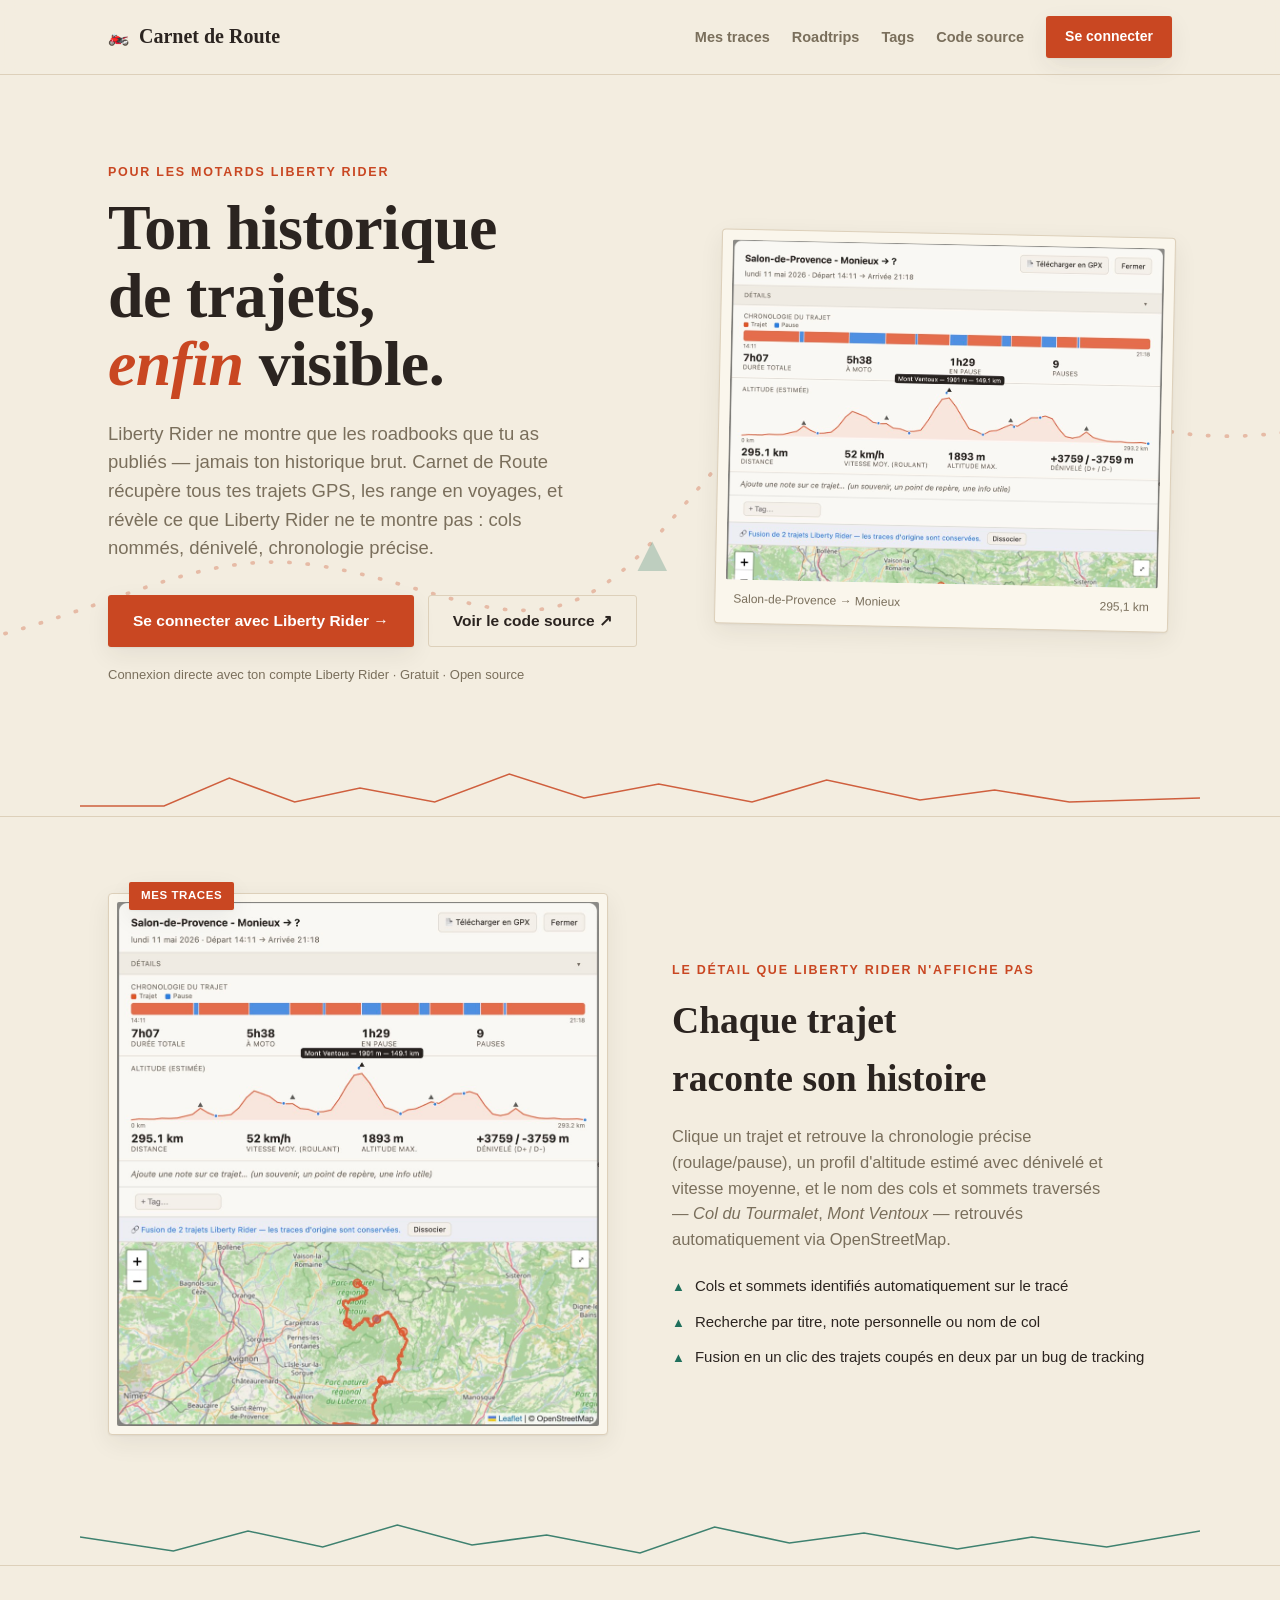
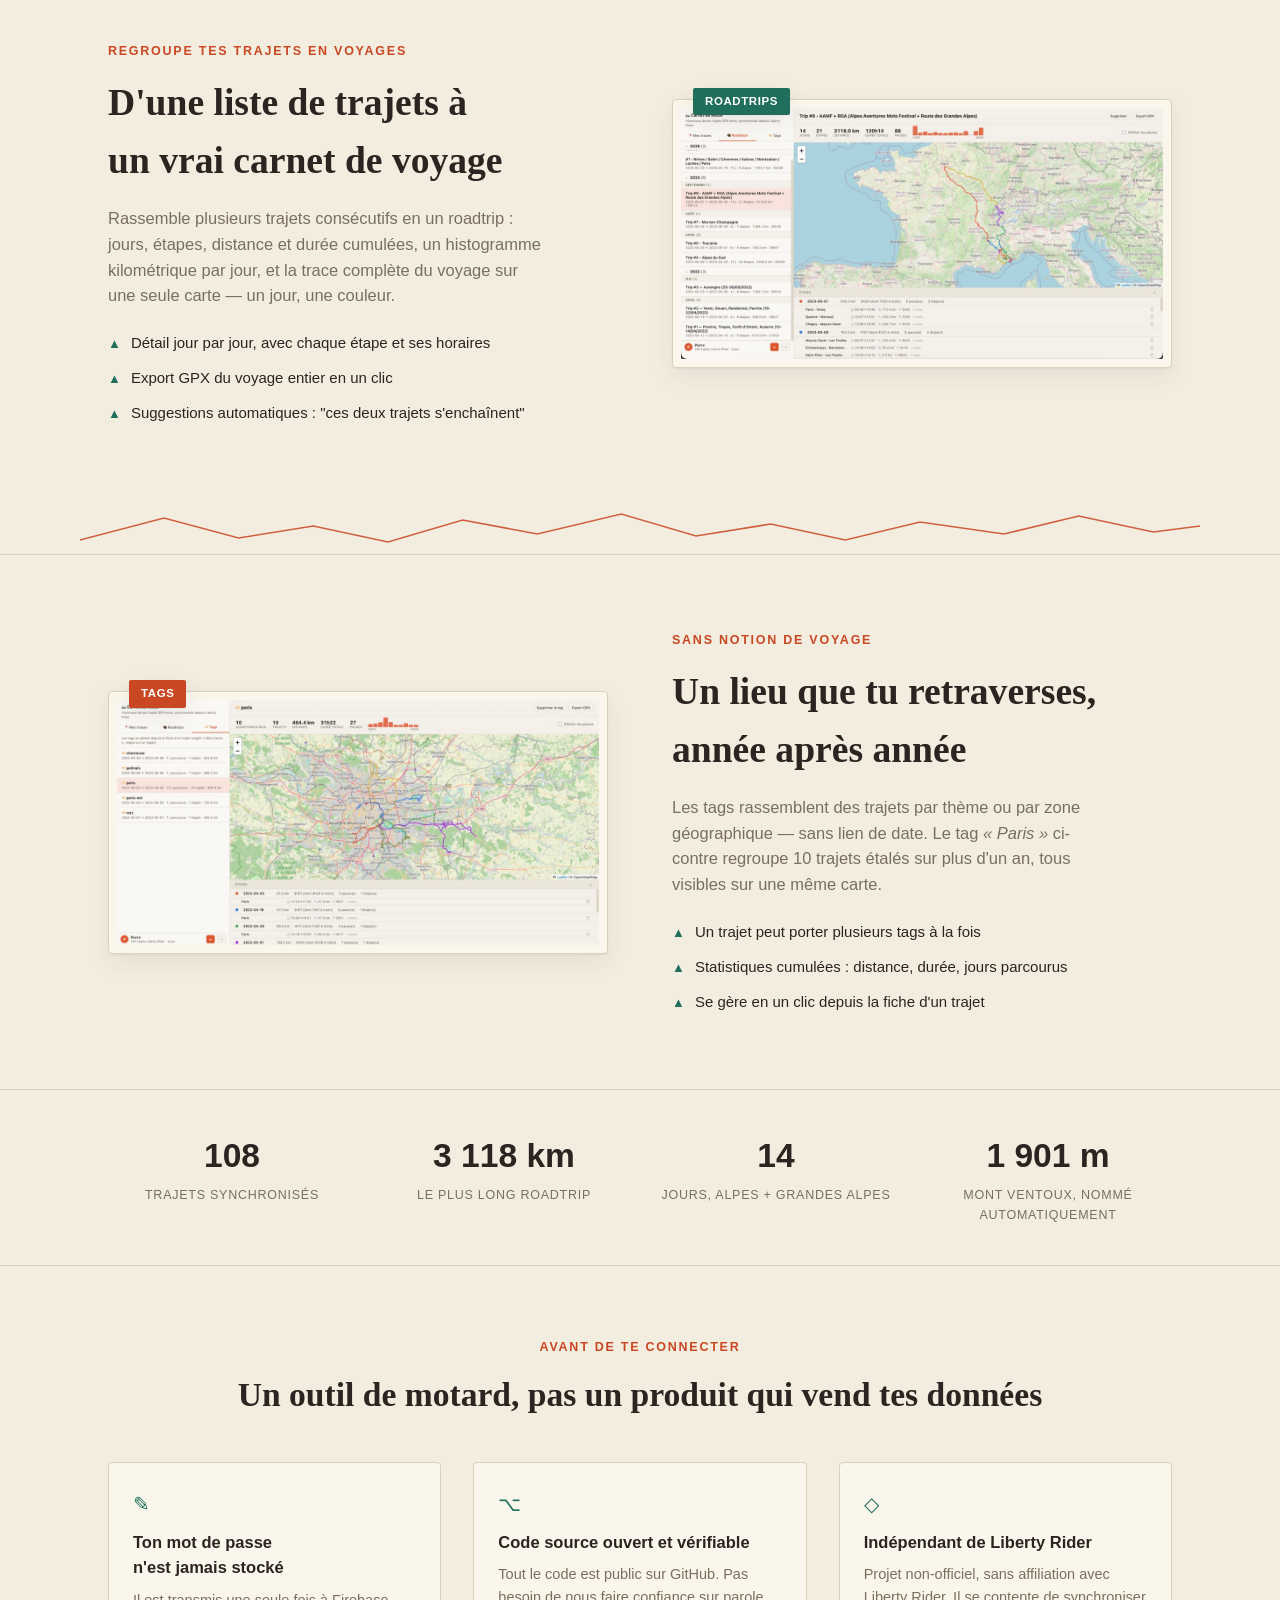
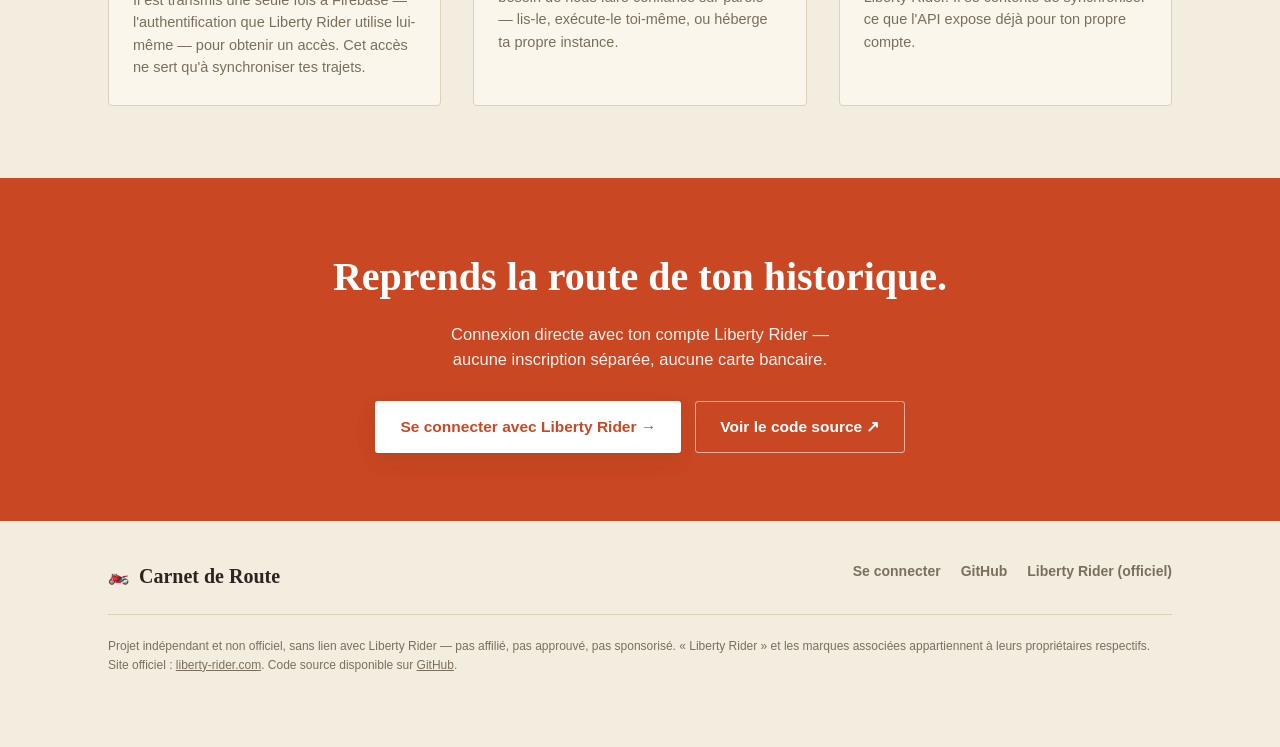
<file: static/landing.html>
<!doctype html>
<html lang="fr">
<head>
<meta charset="utf-8" />
<meta name="viewport" content="width=device-width, initial-scale=1" />
<title>Carnet de Route — retrouve tes trajets moto Liberty Rider</title>
<meta name="description" content="Carnet de Route synchronise tout ton historique de trajets Liberty Rider — pas seulement les roadbooks publiés — et le rend enfin lisible : roadtrips multi-jours, tags par lieu, chronologie et profil d'altitude par trace, export GPX. Projet libre et auto-hébergeable." />
<meta name="theme-color" content="#c94722" />

<!-- Absolute URLs below point at the reference deployment: crawlers and
     link unfurlers resolve them from wherever the page is *shared*, not
     from where it is served, so a relative path would break the card. If
     you self-host this, change the four occurrences of the host. -->
<link rel="canonical" href="https://liberty-rider-myroadtrips.exe.xyz/" />

<meta property="og:type" content="website" />
<meta property="og:site_name" content="Carnet de Route" />
<meta property="og:locale" content="fr_FR" />
<meta property="og:url" content="https://liberty-rider-myroadtrips.exe.xyz/" />
<meta property="og:title" content="Carnet de Route — retrouve tes trajets moto Liberty Rider" />
<meta property="og:description" content="Tout ton historique Liberty Rider, enfin visible : roadtrips multi-jours, tags par lieu, chronologie et altitude par trace, export GPX." />
<meta property="og:image" content="https://liberty-rider-myroadtrips.exe.xyz/static/img/screenshot-roadtrip.jpg" />
<meta property="og:image:width" content="1100" />
<meta property="og:image:height" content="574" />
<meta property="og:image:alt" content="Vue d'un roadtrip : 14 jours dans les Alpes, chaque journée en couleur sur une carte, avec l'histogramme des kilomètres par jour." />

<meta name="twitter:card" content="summary_large_image" />
<meta name="twitter:title" content="Carnet de Route — retrouve tes trajets moto Liberty Rider" />
<meta name="twitter:description" content="Tout ton historique Liberty Rider, enfin visible : roadtrips multi-jours, tags par lieu, chronologie et altitude par trace, export GPX." />
<meta name="twitter:image" content="https://liberty-rider-myroadtrips.exe.xyz/static/img/screenshot-roadtrip.jpg" />
<meta name="twitter:image:alt" content="Vue d'un roadtrip : 14 jours dans les Alpes, chaque journée en couleur sur une carte, avec l'histogramme des kilomètres par jour." />

<link rel="icon" href="/static/img/favicon.svg" type="image/svg+xml" />
<link rel="apple-touch-icon" href="/static/img/apple-touch-icon.png" />
<style>
  :root {
    --cream: #f3ede0;
    --paper: #faf6ec;
    --ink: #2b2420;
    --muted: #7a6f5c;
    --line: #ddd0ba;
    --terracotta: #c94722;
    --terracotta-ink: #ffffff;
    --teal: #1f6f5c;
    --shadow: 0 1px 2px rgba(43,36,32,0.06), 0 8px 24px rgba(43,36,32,0.07);
    color-scheme: light;
  }
  @media (prefers-color-scheme: dark) {
    :root {
      --cream: #201c19;
      --paper: #2a241f;
      --ink: #f1ece2;
      --muted: #a89e8d;
      --line: #453b30;
      --terracotta: #f0794f;
      --terracotta-ink: #201c19;
      --teal: #4fb59b;
      --shadow: 0 1px 2px rgba(0,0,0,0.3), 0 8px 24px rgba(0,0,0,0.35);
      color-scheme: dark;
    }
  }
  :root[data-theme="dark"] {
    --cream: #201c19; --paper: #2a241f; --ink: #f1ece2; --muted: #a89e8d; --line: #453b30;
    --terracotta: #f0794f; --terracotta-ink: #201c19; --teal: #4fb59b;
    --shadow: 0 1px 2px rgba(0,0,0,0.3), 0 8px 24px rgba(0,0,0,0.35);
    color-scheme: dark;
  }
  :root[data-theme="light"] {
    --cream: #f3ede0; --paper: #faf6ec; --ink: #2b2420; --muted: #7a6f5c; --line: #ddd0ba;
    --terracotta: #c94722; --terracotta-ink: #ffffff; --teal: #1f6f5c;
    --shadow: 0 1px 2px rgba(43,36,32,0.06), 0 8px 24px rgba(43,36,32,0.07);
    color-scheme: light;
  }

  * { box-sizing: border-box; }
  html { scroll-behavior: smooth; }
  body {
    margin: 0;
    background: var(--cream);
    color: var(--ink);
    font-family: -apple-system, BlinkMacSystemFont, "Segoe UI", Roboto, Helvetica, Arial, sans-serif;
    font-size: 16px;
    line-height: 1.55;
    -webkit-font-smoothing: antialiased;
  }
  .serif {
    font-family: "Iowan Old Style", "Palatino Linotype", Palatino, "Book Antiqua", Georgia, "Times New Roman", serif;
  }
  .num { font-variant-numeric: tabular-nums; font-feature-settings: "tnum"; }
  a { color: inherit; }
  img { max-width: 100%; display: block; }
  .wrap { max-width: 1120px; margin: 0 auto; padding: 0 28px; }
  .eyebrow {
    font-size: 12.5px; font-weight: 700; letter-spacing: 0.14em; text-transform: uppercase;
    color: var(--terracotta); margin: 0 0 12px;
  }
  h1, h2, h3 { text-wrap: balance; margin: 0; }
  .btn {
    display: inline-flex; align-items: center; gap: 9px; font-size: 15.5px; font-weight: 600;
    padding: 13px 24px; border-radius: 3px; text-decoration: none; border: 1.5px solid transparent;
    transition: transform 0.15s ease, box-shadow 0.15s ease, opacity 0.15s ease;
  }
  .btn:hover { transform: translateY(-1px); }
  .btn:active { transform: translateY(0); }
  .btn-primary { background: var(--terracotta); color: var(--terracotta-ink); box-shadow: var(--shadow); }
  .btn-primary:hover { opacity: 0.92; }
  .btn-ghost { border-color: var(--line); color: var(--ink); }
  .btn-ghost:hover { border-color: var(--terracotta); color: var(--terracotta); }
  :focus-visible { outline: 2.5px solid var(--terracotta); outline-offset: 2px; }

  /* --- header --- */
  header {
    position: sticky; top: 0; z-index: 20; background: color-mix(in srgb, var(--cream) 88%, transparent);
    backdrop-filter: blur(8px); border-bottom: 1px solid var(--line);
  }
  header .wrap { display: flex; align-items: center; justify-content: space-between; padding-top: 16px; padding-bottom: 16px; }
  .wordmark { display: flex; align-items: center; gap: 10px; font-size: 17px; font-weight: 700; text-decoration: none; }
  .wordmark .serif { font-size: 20px; }
  header nav { display: flex; align-items: center; gap: 22px; }
  header nav a.navlink { font-size: 14.5px; font-weight: 600; text-decoration: none; color: var(--muted); }
  header nav a.navlink:hover { color: var(--ink); }
  @media (max-width: 640px) { header nav a.navlink { display: none; } }

  /* --- hero --- */
  .hero { position: relative; overflow: hidden; padding: 88px 0 64px; }
  .hero-grid { display: grid; grid-template-columns: 1.1fr 0.9fr; gap: 56px; align-items: center; position: relative; z-index: 2; }
  .hero-grid > * { min-width: 0; }
  @media (max-width: 900px) { .hero-grid { grid-template-columns: 1fr; } }
  .hero h1 { font-size: clamp(2.5rem, 5.4vw, 4rem); line-height: 1.06; letter-spacing: -0.01em; }
  .hero h1 em { color: var(--terracotta); font-style: italic; }
  .hero p.lede { font-size: 18.5px; color: var(--muted); max-width: 46ch; margin: 22px 0 32px; }
  .hero-ctas { display: flex; flex-wrap: wrap; gap: 14px; align-items: center; }
  .hero-note { margin-top: 18px; font-size: 13px; color: var(--muted); }

  .route-svg { position: absolute; inset: 0; width: 100%; height: 100%; z-index: 1; opacity: 0.55; pointer-events: none; }

  .hero-card {
    background: var(--paper); border: 1px solid var(--line); border-radius: 4px; box-shadow: var(--shadow);
    padding: 10px; transform: rotate(1.2deg);
  }
  .hero-card img {
    border-radius: 2px; width: 100%; height: 340px; object-fit: cover; object-position: top;
  }
  @media (max-height: 760px) { .hero-card img { height: 260px; } }
  .hero-card .cap { display: flex; justify-content: space-between; padding: 10px 8px 4px; font-size: 12px; color: var(--muted); }

  /* --- mountain divider (signature motif) --- */
  .divider { width: 100%; height: 46px; display: block; color: var(--terracotta); opacity: 0.85; }
  .divider-wrap { padding: 6px 0 2px; }

  /* --- feature sections --- */
  .feature { padding: 76px 0; border-top: 1px solid var(--line); }
  .feature .grid { display: grid; grid-template-columns: 1fr 1fr; gap: 64px; align-items: center; }
  .feature .grid > * { min-width: 0; }
  .feature.reverse .grid { direction: rtl; }
  .feature.reverse .grid > * { direction: ltr; }
  @media (max-width: 900px) { .feature .grid { grid-template-columns: 1fr; } .feature.reverse .grid { direction: ltr; } }
  .feature h2 { font-size: clamp(1.7rem, 3vw, 2.35rem); margin-bottom: 16px; }
  .feature p.desc { color: var(--muted); font-size: 16.5px; max-width: 48ch; margin: 0 0 22px; }
  .feature ul.bullets { list-style: none; margin: 0; padding: 0; display: flex; flex-direction: column; gap: 12px; }
  .feature ul.bullets li { display: flex; gap: 10px; font-size: 15px; }
  .feature ul.bullets .tri { flex: none; color: var(--teal); font-size: 13px; margin-top: 3px; }
  .shot-frame {
    background: var(--paper); border: 1px solid var(--line); border-radius: 4px; box-shadow: var(--shadow);
    padding: 8px; position: relative;
  }
  .shot-frame img { border-radius: 2px; width: 100%; }
  .shot-tab {
    position: absolute; top: -12px; left: 20px; background: var(--terracotta); color: var(--terracotta-ink);
    font-size: 11.5px; font-weight: 700; letter-spacing: 0.05em; text-transform: uppercase;
    padding: 5px 12px; border-radius: 2px; box-shadow: var(--shadow);
  }

  /* --- stats strip --- */
  .stats { border-top: 1px solid var(--line); border-bottom: 1px solid var(--line); padding: 40px 0; }
  .stats .grid { display: grid; grid-template-columns: repeat(4, 1fr); gap: 24px; text-align: center; }
  @media (max-width: 700px) { .stats .grid { grid-template-columns: repeat(2, 1fr); } }
  .stat .v { font-size: clamp(1.6rem, 3vw, 2.1rem); font-weight: 700; }
  .stat .l { font-size: 12.5px; color: var(--muted); text-transform: uppercase; letter-spacing: 0.06em; margin-top: 4px; }

  /* --- trust section --- */
  .trust { padding: 72px 0; }
  .trust .grid { display: grid; grid-template-columns: repeat(3, 1fr); gap: 32px; }
  @media (max-width: 800px) { .trust .grid { grid-template-columns: 1fr; } }
  .trust-card { border: 1px solid var(--line); border-radius: 4px; padding: 26px 24px; background: var(--paper); }
  .trust-card h3 { font-size: 16.5px; margin-bottom: 8px; }
  .trust-card p { color: var(--muted); font-size: 14.5px; margin: 0; }
  .trust-card .mark { color: var(--teal); font-size: 20px; margin-bottom: 10px; display: block; }

  /* --- final CTA --- */
  .cta-band { background: var(--terracotta); color: var(--terracotta-ink); padding: 68px 0; text-align: center; }
  .cta-band h2 { font-size: clamp(1.8rem, 3.4vw, 2.5rem); margin-bottom: 14px; }
  .cta-band p { opacity: 0.92; font-size: 16.5px; max-width: 46ch; margin: 0 auto 28px; }
  .cta-band .btn-primary { background: var(--terracotta-ink); color: var(--terracotta); }
  .cta-band .btn-ghost { border-color: color-mix(in srgb, var(--terracotta-ink) 55%, transparent); color: var(--terracotta-ink); }
  .cta-band .btn-ghost:hover { border-color: var(--terracotta-ink); color: var(--terracotta-ink); opacity: 0.85; }

  footer { padding: 40px 0 60px; }
  footer .foot-grid { display: flex; justify-content: space-between; flex-wrap: wrap; gap: 20px; align-items: flex-start; margin-bottom: 22px; }
  footer .foot-links { display: flex; gap: 20px; font-size: 14px; }
  footer .foot-links a { text-decoration: none; color: var(--muted); font-weight: 600; }
  footer .foot-links a:hover { color: var(--ink); }
  footer .disclaimer { font-size: 12px; color: var(--muted); line-height: 1.6; border-top: 1px solid var(--line); padding-top: 22px; }
  footer .disclaimer a { text-decoration: underline; }

  @media (prefers-reduced-motion: reduce) {
    * { animation: none !important; transition: none !important; }
    html { scroll-behavior: auto; }
  }
</style>
</head>
<body>

<header>
  <div class="wrap">
    <a href="/" class="wordmark"><span>🏍️</span><span class="serif">Carnet de Route</span></a>
    <nav>
      <a class="navlink" href="#mes-traces">Mes traces</a>
      <a class="navlink" href="#roadtrips">Roadtrips</a>
      <a class="navlink" href="#tags">Tags</a>
      <a class="navlink" href="https://github.com/tekncoach/liberty-rider-myroadtrips" target="_blank" rel="noopener">Code source</a>
      <a class="btn btn-primary" href="/app" style="padding:9px 18px;font-size:14px;">Se connecter</a>
    </nav>
  </div>
</header>

<section class="hero">
  <svg class="route-svg" viewBox="0 0 1200 560" preserveAspectRatio="xMidYMid slice" aria-hidden="true">
    <path d="M -50 480 C 150 460, 220 380, 340 400 S 520 480, 610 380 S 760 180, 860 220 S 1020 340, 1250 260"
      fill="none" stroke="currentColor" stroke-width="3" stroke-linecap="round" stroke-dasharray="1 14" style="color: var(--terracotta); opacity:0.55" />
    <path d="M 860 220 L 845 250 L 875 250 Z" fill="var(--terracotta)" opacity="0.5" />
    <path d="M 610 380 L 598 404 L 622 404 Z" fill="var(--teal)" opacity="0.45" />
  </svg>
  <div class="wrap hero-grid">
    <div>
      <p class="eyebrow">Pour les motards Liberty Rider</p>
      <h1 class="serif">Ton historique de trajets,<br><em>enfin</em> visible.</h1>
      <p class="lede">Liberty Rider ne montre que les roadbooks que tu as publiés — jamais ton historique brut. Carnet de Route récupère tous tes trajets GPS, les range en voyages, et révèle ce que Liberty Rider ne te montre pas : cols nommés, dénivelé, chronologie précise.</p>
      <div class="hero-ctas">
        <a class="btn btn-primary" href="/app">Se connecter avec Liberty Rider →</a>
        <a class="btn btn-ghost" href="https://github.com/tekncoach/liberty-rider-myroadtrips" target="_blank" rel="noopener">Voir le code source ↗</a>
      </div>
      <p class="hero-note">Connexion directe avec ton compte Liberty Rider · Gratuit · Open source</p>
    </div>
    <div class="hero-card">
      <img src="/static/img/screenshot-trace.jpg" alt="Détail d'un trajet Salon-de-Provence → Monieux : chronologie, profil d'altitude avec le Mont Ventoux nommé, carte du tracé." loading="lazy" width="1011" height="1100" />
      <div class="cap"><span>Salon-de-Provence → Monieux</span><span class="num">295,1 km</span></div>
    </div>
  </div>
</section>

<div class="divider-wrap wrap">
  <svg class="divider" viewBox="0 0 1200 46" preserveAspectRatio="none" aria-hidden="true">
    <polyline points="0,38 90,38 160,10 230,34 300,20 380,34 460,6 540,30 620,16 720,34 800,12 900,32 980,22 1060,34 1200,30"
      fill="none" stroke="currentColor" stroke-width="1.6" />
  </svg>
</div>

<section class="feature" id="mes-traces">
  <div class="wrap grid">
    <div class="shot-frame">
      <span class="shot-tab">Mes traces</span>
      <img src="/static/img/screenshot-trace.jpg" alt="Fiche détaillée d'un trajet avec chronologie trajet/pause, profil d'altitude et cols nommés, notes et tags." loading="lazy" />
    </div>
    <div>
      <p class="eyebrow">Le détail que Liberty Rider n'affiche pas</p>
      <h2 class="serif">Chaque trajet raconte son histoire</h2>
      <p class="desc">Clique un trajet et retrouve la chronologie précise (roulage/pause), un profil d'altitude estimé avec dénivelé et vitesse moyenne, et le nom des cols et sommets traversés — <em>Col du Tourmalet</em>, <em>Mont Ventoux</em> — retrouvés automatiquement via OpenStreetMap.</p>
      <ul class="bullets">
        <li><span class="tri">▲</span> Cols et sommets identifiés automatiquement sur le tracé</li>
        <li><span class="tri">▲</span> Recherche par titre, note personnelle ou nom de col</li>
        <li><span class="tri">▲</span> Fusion en un clic des trajets coupés en deux par un bug de tracking</li>
      </ul>
    </div>
  </div>
</section>

<div class="divider-wrap wrap">
  <svg class="divider" viewBox="0 0 1200 46" preserveAspectRatio="none" aria-hidden="true" style="color:var(--teal)">
    <polyline points="0,20 100,34 180,14 260,30 340,8 420,28 500,18 600,36 680,10 760,26 840,16 940,32 1020,20 1100,30 1200,14"
      fill="none" stroke="currentColor" stroke-width="1.6" />
  </svg>
</div>

<section class="feature reverse" id="roadtrips">
  <div class="wrap grid">
    <div class="shot-frame">
      <span class="shot-tab" style="background:var(--teal)">Roadtrips</span>
      <img src="/static/img/screenshot-roadtrip.jpg" alt="Vue d'un roadtrip de 14 jours et 21 étapes à travers les Alpes, avec carte multicolore par jour et histogramme kilométrique." loading="lazy" />
    </div>
    <div>
      <p class="eyebrow">Regroupe tes trajets en voyages</p>
      <h2 class="serif">D'une liste de trajets à un vrai carnet de voyage</h2>
      <p class="desc">Rassemble plusieurs trajets consécutifs en un roadtrip : jours, étapes, distance et durée cumulées, un histogramme kilométrique par jour, et la trace complète du voyage sur une seule carte — un jour, une couleur.</p>
      <ul class="bullets">
        <li><span class="tri">▲</span> Détail jour par jour, avec chaque étape et ses horaires</li>
        <li><span class="tri">▲</span> Export GPX du voyage entier en un clic</li>
        <li><span class="tri">▲</span> Suggestions automatiques : "ces deux trajets s'enchaînent"</li>
      </ul>
    </div>
  </div>
</section>

<div class="divider-wrap wrap">
  <svg class="divider" viewBox="0 0 1200 46" preserveAspectRatio="none" aria-hidden="true">
    <polyline points="0,34 90,12 170,32 250,20 330,36 410,14 490,28 580,8 660,30 740,18 820,34 900,16 990,28 1070,10 1150,26 1200,20"
      fill="none" stroke="currentColor" stroke-width="1.6" />
  </svg>
</div>

<section class="feature" id="tags">
  <div class="wrap grid">
    <div class="shot-frame">
      <span class="shot-tab">Tags</span>
      <img src="/static/img/screenshot-tags.jpg" alt="Vue du tag 'paris' regroupant 10 trajets sur plusieurs années, avec toutes les traces superposées sur une même carte." loading="lazy" />
    </div>
    <div>
      <p class="eyebrow">Sans notion de voyage</p>
      <h2 class="serif">Un lieu que tu retraverses, année après année</h2>
      <p class="desc">Les tags rassemblent des trajets par thème ou par zone géographique — sans lien de date. Le tag <em>« Paris »</em> ci-contre regroupe 10 trajets étalés sur plus d'un an, tous visibles sur une même carte.</p>
      <ul class="bullets">
        <li><span class="tri">▲</span> Un trajet peut porter plusieurs tags à la fois</li>
        <li><span class="tri">▲</span> Statistiques cumulées : distance, durée, jours parcourus</li>
        <li><span class="tri">▲</span> Se gère en un clic depuis la fiche d'un trajet</li>
      </ul>
    </div>
  </div>
</section>

<section class="stats">
  <div class="wrap grid">
    <div class="stat"><div class="v num">108</div><div class="l">Trajets synchronisés</div></div>
    <div class="stat"><div class="v num">3 118 km</div><div class="l">Le plus long roadtrip</div></div>
    <div class="stat"><div class="v num">14</div><div class="l">Jours, Alpes + Grandes Alpes</div></div>
    <div class="stat"><div class="v num">1 901 m</div><div class="l">Mont Ventoux, nommé automatiquement</div></div>
  </div>
</section>

<section class="trust">
  <div class="wrap">
    <p class="eyebrow" style="text-align:center">Avant de te connecter</p>
    <h2 class="serif" style="text-align:center; font-size:clamp(1.6rem,3vw,2.1rem); margin-bottom:40px;">Un outil de motard, pas un produit qui vend tes données</h2>
    <div class="grid">
      <div class="trust-card">
        <span class="mark">✎</span>
        <h3>Ton mot de passe n'est jamais stocké</h3>
        <p>Il est transmis une seule fois à Firebase — l'authentification que Liberty Rider utilise lui-même — pour obtenir un accès. Cet accès ne sert qu'à synchroniser tes trajets.</p>
      </div>
      <div class="trust-card">
        <span class="mark">⌥</span>
        <h3>Code source ouvert et vérifiable</h3>
        <p>Tout le code est public sur GitHub. Pas besoin de nous faire confiance sur parole — lis-le, exécute-le toi-même, ou héberge ta propre instance.</p>
      </div>
      <div class="trust-card">
        <span class="mark">◇</span>
        <h3>Indépendant de Liberty Rider</h3>
        <p>Projet non-officiel, sans affiliation avec Liberty Rider. Il se contente de synchroniser ce que l'API expose déjà pour ton propre compte.</p>
      </div>
    </div>
  </div>
</section>

<section class="cta-band">
  <div class="wrap">
    <h2 class="serif">Reprends la route de ton historique.</h2>
    <p>Connexion directe avec ton compte Liberty Rider — aucune inscription séparée, aucune carte bancaire.</p>
    <div class="hero-ctas" style="justify-content:center">
      <a class="btn btn-primary" href="/app">Se connecter avec Liberty Rider →</a>
      <a class="btn btn-ghost" href="https://github.com/tekncoach/liberty-rider-myroadtrips" target="_blank" rel="noopener">Voir le code source ↗</a>
    </div>
  </div>
</section>

<footer>
  <div class="wrap">
    <div class="foot-grid">
      <a href="/" class="wordmark"><span>🏍️</span><span class="serif">Carnet de Route</span></a>
      <div class="foot-links">
        <a href="/app">Se connecter</a>
        <a href="https://github.com/tekncoach/liberty-rider-myroadtrips" target="_blank" rel="noopener">GitHub</a>
        <a href="https://liberty-rider.com/" target="_blank" rel="noopener">Liberty Rider (officiel)</a>
      </div>
    </div>
    <p class="disclaimer">
      Projet indépendant et non officiel, sans lien avec Liberty Rider — pas affilié, pas approuvé, pas sponsorisé.
      « Liberty Rider » et les marques associées appartiennent à leurs propriétaires respectifs.
      Site officiel : <a href="https://liberty-rider.com/" target="_blank" rel="noopener">liberty-rider.com</a>.
      Code source disponible sur <a href="https://github.com/tekncoach/liberty-rider-myroadtrips" target="_blank" rel="noopener">GitHub</a>.
    </p>
  </div>
</footer>

</body>
</html>
</file>
